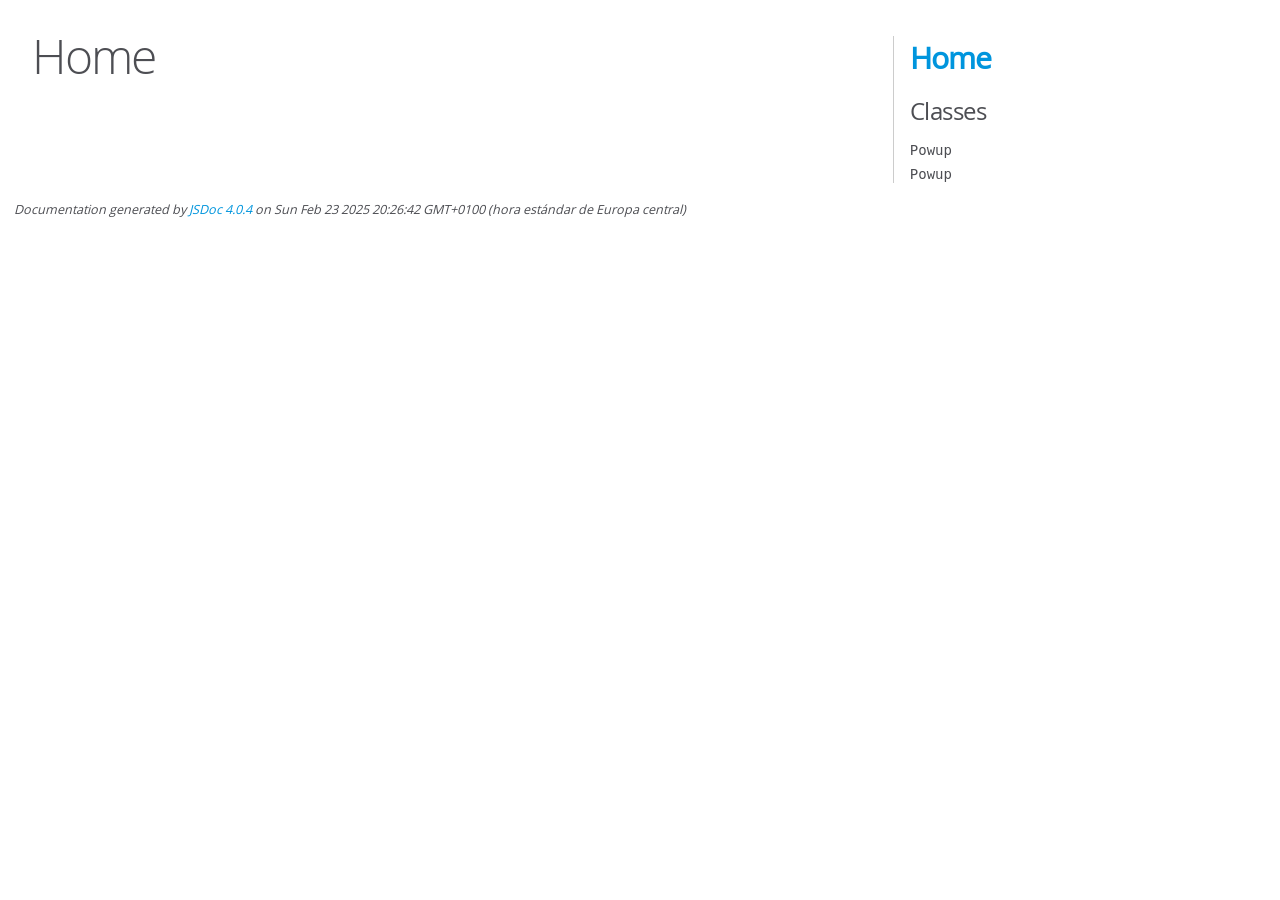
<file: docs/index.html>
<!DOCTYPE html>
<html lang="en">
<head>
    <meta charset="utf-8">
    <title>JSDoc: Home</title>

    <script src="scripts/prettify/prettify.js"> </script>
    <script src="scripts/prettify/lang-css.js"> </script>
    <!--[if lt IE 9]>
      <script src="//html5shiv.googlecode.com/svn/trunk/html5.js"></script>
    <![endif]-->
    <link type="text/css" rel="stylesheet" href="styles/prettify-tomorrow.css">
    <link type="text/css" rel="stylesheet" href="styles/jsdoc-default.css">
</head>

<body>

<div id="main">

    <h1 class="page-title">Home</h1>

    



    


    <h3> </h3>










    









</div>

<nav>
    <h2><a href="index.html">Home</a></h2><h3>Classes</h3><ul><li><a href="Powup.html">Powup</a></li><li><a href="Powup_Powup.html">Powup</a></li></ul>
</nav>

<br class="clear">

<footer>
    Documentation generated by <a href="https://github.com/jsdoc/jsdoc">JSDoc 4.0.4</a> on Sun Feb 23 2025 20:26:42 GMT+0100 (hora estándar de Europa central)
</footer>

<script> prettyPrint(); </script>
<script src="scripts/linenumber.js"> </script>
</body>
</html>
</file>
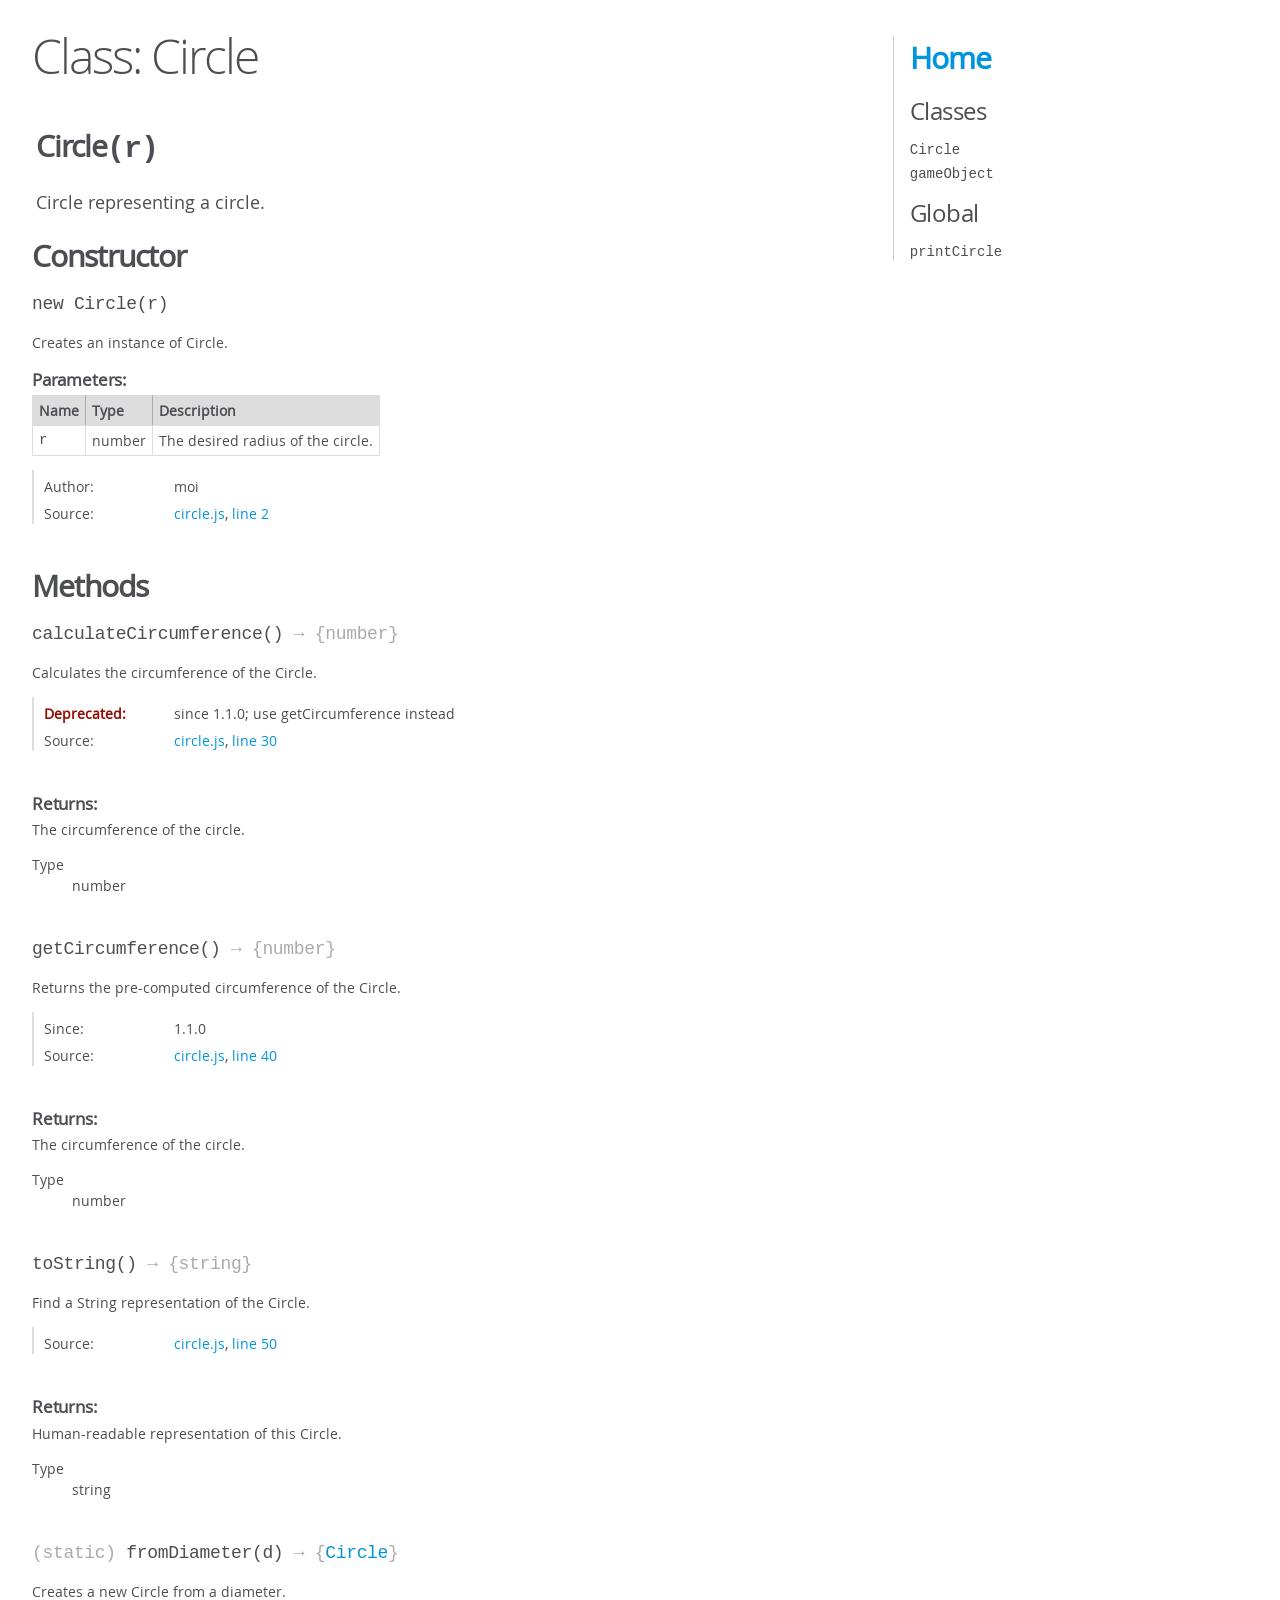
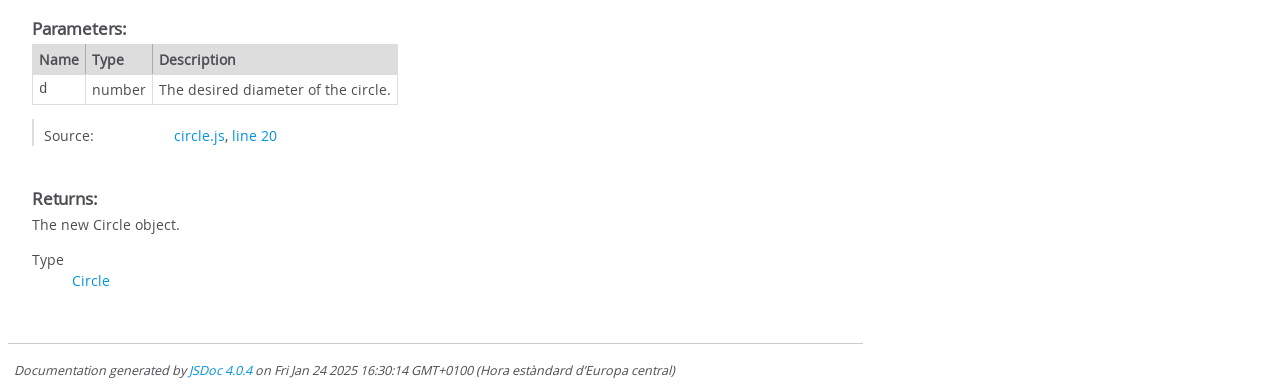
<file: docs/Circle.html>
<!DOCTYPE html>
<html lang="en">
<head>
    <meta charset="utf-8">
    <title>JSDoc: Class: Circle</title>

    <script src="scripts/prettify/prettify.js"> </script>
    <script src="scripts/prettify/lang-css.js"> </script>
    <!--[if lt IE 9]>
      <script src="//html5shiv.googlecode.com/svn/trunk/html5.js"></script>
    <![endif]-->
    <link type="text/css" rel="stylesheet" href="styles/prettify-tomorrow.css">
    <link type="text/css" rel="stylesheet" href="styles/jsdoc-default.css">
</head>

<body>

<div id="main">

    <h1 class="page-title">Class: Circle</h1>

    




<section>

<header>
    
        <h2><span class="attribs"><span class="type-signature"></span></span>Circle<span class="signature">(r)</span><span class="type-signature"></span></h2>
        
            <div class="class-description">Circle representing a circle.</div>
        
    
</header>

<article>
    <div class="container-overview">
    
        

    
    <h2>Constructor</h2>
    

    
    <h4 class="name" id="Circle"><span class="type-signature"></span>new Circle<span class="signature">(r)</span><span class="type-signature"></span></h4>
    

    



<div class="description">
    Creates an instance of Circle.
</div>









    <h5>Parameters:</h5>
    

<table class="params">
    <thead>
    <tr>
        
        <th>Name</th>
        

        <th>Type</th>

        

        

        <th class="last">Description</th>
    </tr>
    </thead>

    <tbody>
    

        <tr>
            
                <td class="name"><code>r</code></td>
            

            <td class="type">
            
                
<span class="param-type">number</span>


            
            </td>

            

            

            <td class="description last">The desired radius of the circle.</td>
        </tr>

    
    </tbody>
</table>






<dl class="details">

    

    

    

    

    

    

    

    

    
    <dt class="tag-author">Author:</dt>
    <dd class="tag-author">
        <ul>
            <li>moi</li>
        </ul>
    </dd>
    

    

    

    

    
    <dt class="tag-source">Source:</dt>
    <dd class="tag-source"><ul class="dummy"><li>
        <a href="circle.js.html">circle.js</a>, <a href="circle.js.html#line2">line 2</a>
    </li></ul></dd>
    

    

    

    
</dl>




















    
    </div>

    

    

    

    

    

    

    

    
        <h3 class="subsection-title">Methods</h3>

        
            

    

    
    <h4 class="name" id="calculateCircumference"><span class="type-signature"></span>calculateCircumference<span class="signature">()</span><span class="type-signature"> &rarr; {number}</span></h4>
    

    



<div class="description">
    Calculates the circumference of the Circle.
</div>













<dl class="details">

    

    

    

    

    

    

    

    
        <dt class="important tag-deprecated">Deprecated:</dt><dd><ul class="dummy"><li>since 1.1.0; use getCircumference instead</li></ul></dd>
    

    

    

    

    

    
    <dt class="tag-source">Source:</dt>
    <dd class="tag-source"><ul class="dummy"><li>
        <a href="circle.js.html">circle.js</a>, <a href="circle.js.html#line30">line 30</a>
    </li></ul></dd>
    

    

    

    
</dl>















<h5>Returns:</h5>

        
<div class="param-desc">
    The circumference of the circle.
</div>



<dl>
    <dt>
        Type
    </dt>
    <dd>
        
<span class="param-type">number</span>


    </dd>
</dl>

    





        
            

    

    
    <h4 class="name" id="getCircumference"><span class="type-signature"></span>getCircumference<span class="signature">()</span><span class="type-signature"> &rarr; {number}</span></h4>
    

    



<div class="description">
    Returns the pre-computed circumference of the Circle.
</div>













<dl class="details">

    

    
    <dt class="tag-since">Since:</dt>
    <dd class="tag-since"><ul class="dummy"><li>1.1.0</li></ul></dd>
    

    

    

    

    

    

    

    

    

    

    

    
    <dt class="tag-source">Source:</dt>
    <dd class="tag-source"><ul class="dummy"><li>
        <a href="circle.js.html">circle.js</a>, <a href="circle.js.html#line40">line 40</a>
    </li></ul></dd>
    

    

    

    
</dl>















<h5>Returns:</h5>

        
<div class="param-desc">
    The circumference of the circle.
</div>



<dl>
    <dt>
        Type
    </dt>
    <dd>
        
<span class="param-type">number</span>


    </dd>
</dl>

    





        
            

    

    
    <h4 class="name" id="toString"><span class="type-signature"></span>toString<span class="signature">()</span><span class="type-signature"> &rarr; {string}</span></h4>
    

    



<div class="description">
    Find a String representation of the Circle.
</div>













<dl class="details">

    

    

    

    

    

    

    

    

    

    

    

    

    
    <dt class="tag-source">Source:</dt>
    <dd class="tag-source"><ul class="dummy"><li>
        <a href="circle.js.html">circle.js</a>, <a href="circle.js.html#line50">line 50</a>
    </li></ul></dd>
    

    

    

    
</dl>















<h5>Returns:</h5>

        
<div class="param-desc">
    Human-readable representation of this Circle.
</div>



<dl>
    <dt>
        Type
    </dt>
    <dd>
        
<span class="param-type">string</span>


    </dd>
</dl>

    





        
            

    

    
    <h4 class="name" id=".fromDiameter"><span class="type-signature">(static) </span>fromDiameter<span class="signature">(d)</span><span class="type-signature"> &rarr; {<a href="Circle.html">Circle</a>}</span></h4>
    

    



<div class="description">
    Creates a new Circle from a diameter.
</div>









    <h5>Parameters:</h5>
    

<table class="params">
    <thead>
    <tr>
        
        <th>Name</th>
        

        <th>Type</th>

        

        

        <th class="last">Description</th>
    </tr>
    </thead>

    <tbody>
    

        <tr>
            
                <td class="name"><code>d</code></td>
            

            <td class="type">
            
                
<span class="param-type">number</span>


            
            </td>

            

            

            <td class="description last">The desired diameter of the circle.</td>
        </tr>

    
    </tbody>
</table>






<dl class="details">

    

    

    

    

    

    

    

    

    

    

    

    

    
    <dt class="tag-source">Source:</dt>
    <dd class="tag-source"><ul class="dummy"><li>
        <a href="circle.js.html">circle.js</a>, <a href="circle.js.html#line20">line 20</a>
    </li></ul></dd>
    

    

    

    
</dl>















<h5>Returns:</h5>

        
<div class="param-desc">
    The new Circle object.
</div>



<dl>
    <dt>
        Type
    </dt>
    <dd>
        
<span class="param-type"><a href="Circle.html">Circle</a></span>


    </dd>
</dl>

    





        
    

    

    
</article>

</section>




</div>

<nav>
    <h2><a href="index.html">Home</a></h2><h3>Classes</h3><ul><li><a href="Circle.html">Circle</a></li><li><a href="gameObject.html">gameObject</a></li></ul><h3>Global</h3><ul><li><a href="global.html#printCircle">printCircle</a></li></ul>
</nav>

<br class="clear">

<footer>
    Documentation generated by <a href="https://github.com/jsdoc/jsdoc">JSDoc 4.0.4</a> on Fri Jan 24 2025 16:30:14 GMT+0100 (Hora estàndard d’Europa central)
</footer>

<script> prettyPrint(); </script>
<script src="scripts/linenumber.js"> </script>
</body>
</html>
</file>
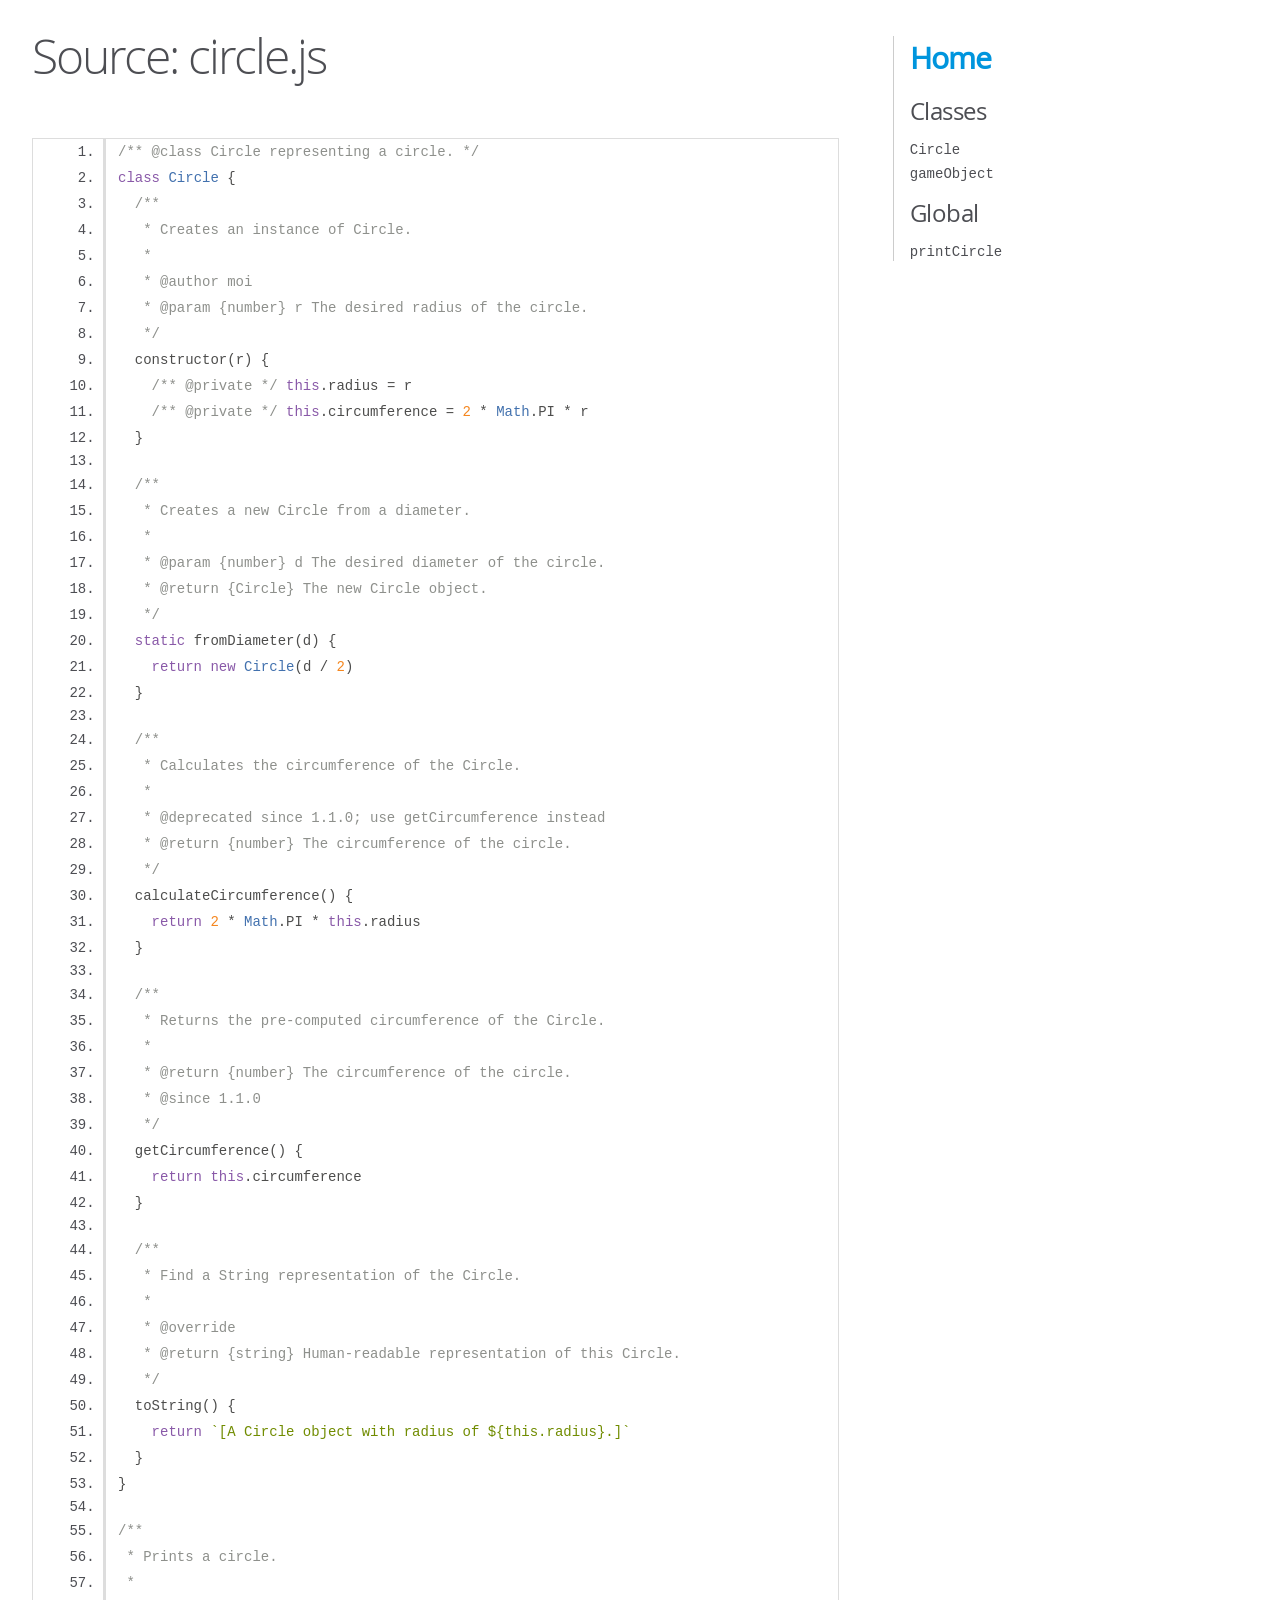
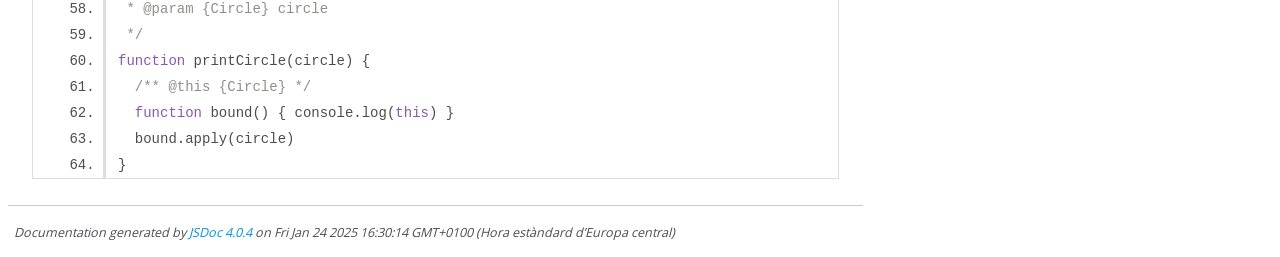
<file: docs/circle.js.html>
<!DOCTYPE html>
<html lang="en">
<head>
    <meta charset="utf-8">
    <title>JSDoc: Source: circle.js</title>

    <script src="scripts/prettify/prettify.js"> </script>
    <script src="scripts/prettify/lang-css.js"> </script>
    <!--[if lt IE 9]>
      <script src="//html5shiv.googlecode.com/svn/trunk/html5.js"></script>
    <![endif]-->
    <link type="text/css" rel="stylesheet" href="styles/prettify-tomorrow.css">
    <link type="text/css" rel="stylesheet" href="styles/jsdoc-default.css">
</head>

<body>

<div id="main">

    <h1 class="page-title">Source: circle.js</h1>

    



    
    <section>
        <article>
            <pre class="prettyprint source linenums"><code>/** @class Circle representing a circle. */
class Circle {
  /**
   * Creates an instance of Circle.
   *
   * @author moi
   * @param {number} r The desired radius of the circle.
   */
  constructor(r) {
    /** @private */ this.radius = r
    /** @private */ this.circumference = 2 * Math.PI * r
  }

  /**
   * Creates a new Circle from a diameter.
   *
   * @param {number} d The desired diameter of the circle.
   * @return {Circle} The new Circle object.
   */
  static fromDiameter(d) {
    return new Circle(d / 2)
  }

  /**
   * Calculates the circumference of the Circle.
   *
   * @deprecated since 1.1.0; use getCircumference instead
   * @return {number} The circumference of the circle.
   */
  calculateCircumference() {
    return 2 * Math.PI * this.radius
  }

  /**
   * Returns the pre-computed circumference of the Circle.
   *
   * @return {number} The circumference of the circle.
   * @since 1.1.0
   */
  getCircumference() {
    return this.circumference
  }

  /**
   * Find a String representation of the Circle.
   *
   * @override
   * @return {string} Human-readable representation of this Circle.
   */
  toString() {
    return `[A Circle object with radius of ${this.radius}.]`
  }
}

/**
 * Prints a circle.
 *
 * @param {Circle} circle
 */
function printCircle(circle) {
  /** @this {Circle} */
  function bound() { console.log(this) }
  bound.apply(circle)
}
</code></pre>
        </article>
    </section>




</div>

<nav>
    <h2><a href="index.html">Home</a></h2><h3>Classes</h3><ul><li><a href="Circle.html">Circle</a></li><li><a href="gameObject.html">gameObject</a></li></ul><h3>Global</h3><ul><li><a href="global.html#printCircle">printCircle</a></li></ul>
</nav>

<br class="clear">

<footer>
    Documentation generated by <a href="https://github.com/jsdoc/jsdoc">JSDoc 4.0.4</a> on Fri Jan 24 2025 16:30:14 GMT+0100 (Hora estàndard d’Europa central)
</footer>

<script> prettyPrint(); </script>
<script src="scripts/linenumber.js"> </script>
</body>
</html>
</file>
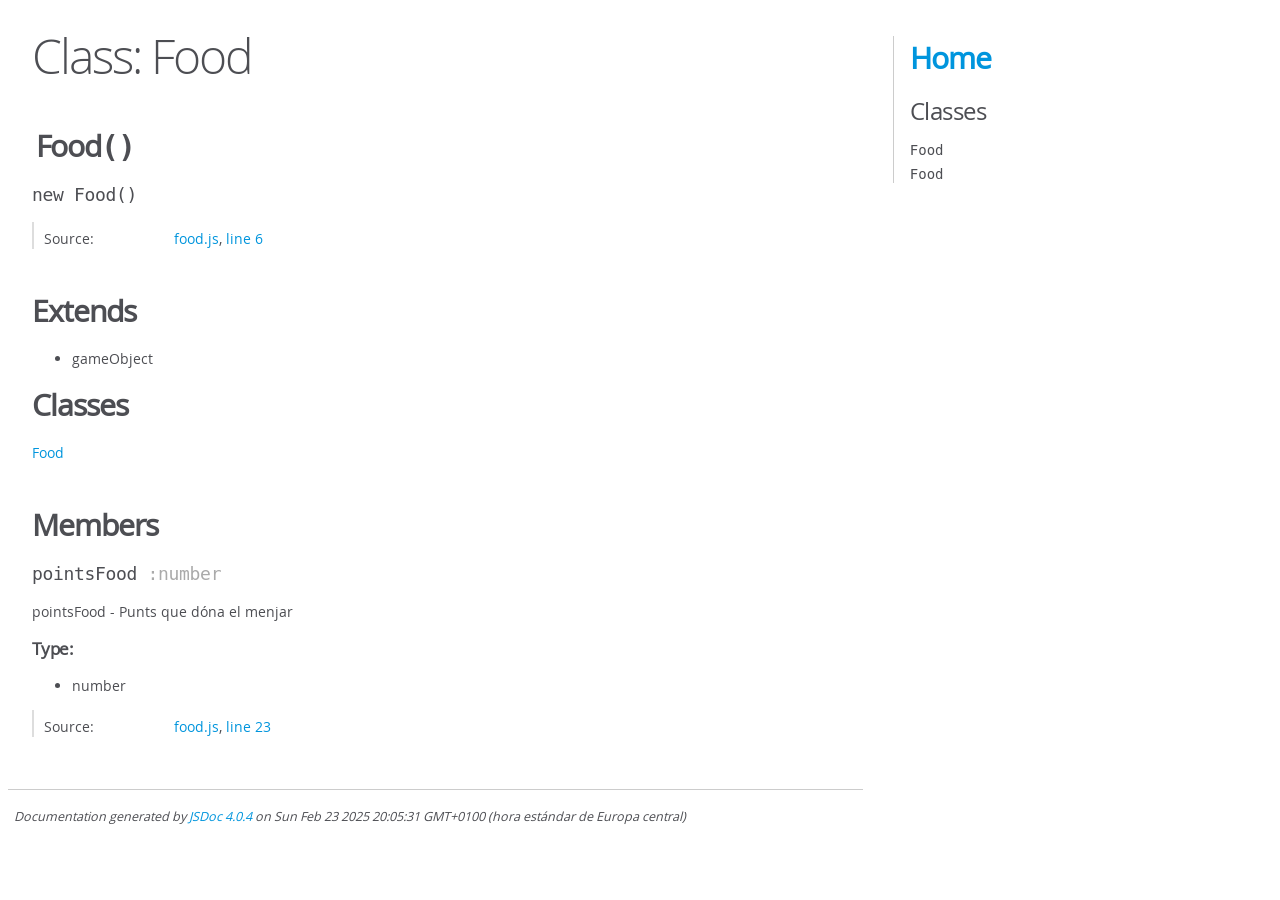
<file: docs/Food.html>
<!DOCTYPE html>
<html lang="en">
<head>
    <meta charset="utf-8">
    <title>JSDoc: Class: Food</title>

    <script src="scripts/prettify/prettify.js"> </script>
    <script src="scripts/prettify/lang-css.js"> </script>
    <!--[if lt IE 9]>
      <script src="//html5shiv.googlecode.com/svn/trunk/html5.js"></script>
    <![endif]-->
    <link type="text/css" rel="stylesheet" href="styles/prettify-tomorrow.css">
    <link type="text/css" rel="stylesheet" href="styles/jsdoc-default.css">
</head>

<body>

<div id="main">

    <h1 class="page-title">Class: Food</h1>

    




<section>

<header>
    
        <h2><span class="attribs"><span class="type-signature"></span></span>Food<span class="signature">()</span><span class="type-signature"></span></h2>
        
    
</header>

<article>
    <div class="container-overview">
    
        

    

    
    <h4 class="name" id="Food"><span class="type-signature"></span>new Food<span class="signature">()</span><span class="type-signature"></span></h4>
    

    















<dl class="details">

    

    

    

    

    

    

    

    

    

    

    

    

    
    <dt class="tag-source">Source:</dt>
    <dd class="tag-source"><ul class="dummy"><li>
        <a href="food.js.html">food.js</a>, <a href="food.js.html#line6">line 6</a>
    </li></ul></dd>
    

    

    

    
</dl>




















    
    </div>

    
        <h3 class="subsection-title">Extends</h3>

        


    <ul>
        <li>gameObject</li>
    </ul>


    

    

    
        <h3 class="subsection-title">Classes</h3>

        <dl>
            <dt><a href="Food_Food.html">Food</a></dt>
            <dd></dd>
        </dl>
    

    

    

    

    
        <h3 class="subsection-title">Members</h3>

        
            
<h4 class="name" id="pointsFood"><span class="type-signature"></span>pointsFood<span class="type-signature"> :number</span></h4>




<div class="description">
    pointsFood - Punts que dóna el menjar
</div>



    <h5>Type:</h5>
    <ul>
        <li>
            
<span class="param-type">number</span>


        </li>
    </ul>





<dl class="details">

    

    

    

    

    

    

    

    

    

    

    

    

    
    <dt class="tag-source">Source:</dt>
    <dd class="tag-source"><ul class="dummy"><li>
        <a href="food.js.html">food.js</a>, <a href="food.js.html#line23">line 23</a>
    </li></ul></dd>
    

    

    

    
</dl>






        
    

    

    

    
</article>

</section>




</div>

<nav>
    <h2><a href="index.html">Home</a></h2><h3>Classes</h3><ul><li><a href="Food.html">Food</a></li><li><a href="Food_Food.html">Food</a></li></ul>
</nav>

<br class="clear">

<footer>
    Documentation generated by <a href="https://github.com/jsdoc/jsdoc">JSDoc 4.0.4</a> on Sun Feb 23 2025 20:05:31 GMT+0100 (hora estándar de Europa central)
</footer>

<script> prettyPrint(); </script>
<script src="scripts/linenumber.js"> </script>
</body>
</html>
</file>
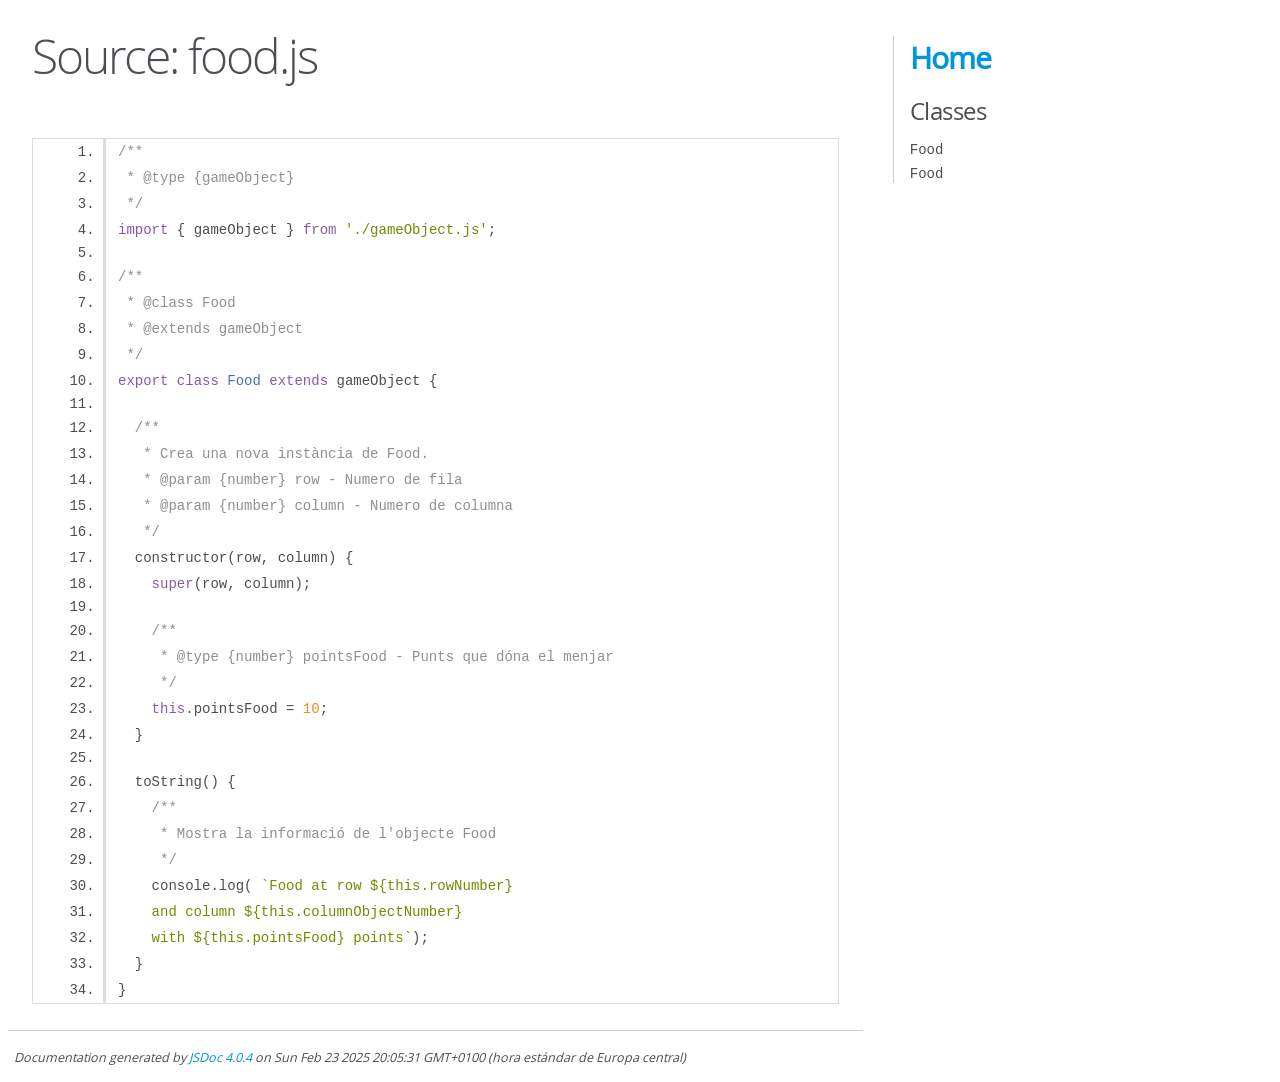
<file: docs/food.js.html>
<!DOCTYPE html>
<html lang="en">
<head>
    <meta charset="utf-8">
    <title>JSDoc: Source: food.js</title>

    <script src="scripts/prettify/prettify.js"> </script>
    <script src="scripts/prettify/lang-css.js"> </script>
    <!--[if lt IE 9]>
      <script src="//html5shiv.googlecode.com/svn/trunk/html5.js"></script>
    <![endif]-->
    <link type="text/css" rel="stylesheet" href="styles/prettify-tomorrow.css">
    <link type="text/css" rel="stylesheet" href="styles/jsdoc-default.css">
</head>

<body>

<div id="main">

    <h1 class="page-title">Source: food.js</h1>

    



    
    <section>
        <article>
            <pre class="prettyprint source linenums"><code>/**
 * @type {gameObject}
 */
import { gameObject } from './gameObject.js';

/**
 * @class Food
 * @extends gameObject
 */
export class Food extends gameObject {

  /**
   * Crea una nova instància de Food.
   * @param {number} row - Numero de fila
   * @param {number} column - Numero de columna
   */
  constructor(row, column) {
    super(row, column);

    /**
     * @type {number} pointsFood - Punts que dóna el menjar
     */
    this.pointsFood = 10;
  }

  toString() {
    /**
     * Mostra la informació de l'objecte Food
     */
    console.log( `Food at row ${this.rowNumber}
    and column ${this.columnObjectNumber}
    with ${this.pointsFood} points`);
  }
}
</code></pre>
        </article>
    </section>




</div>

<nav>
    <h2><a href="index.html">Home</a></h2><h3>Classes</h3><ul><li><a href="Food.html">Food</a></li><li><a href="Food_Food.html">Food</a></li></ul>
</nav>

<br class="clear">

<footer>
    Documentation generated by <a href="https://github.com/jsdoc/jsdoc">JSDoc 4.0.4</a> on Sun Feb 23 2025 20:05:31 GMT+0100 (hora estándar de Europa central)
</footer>

<script> prettyPrint(); </script>
<script src="scripts/linenumber.js"> </script>
</body>
</html>
</file>
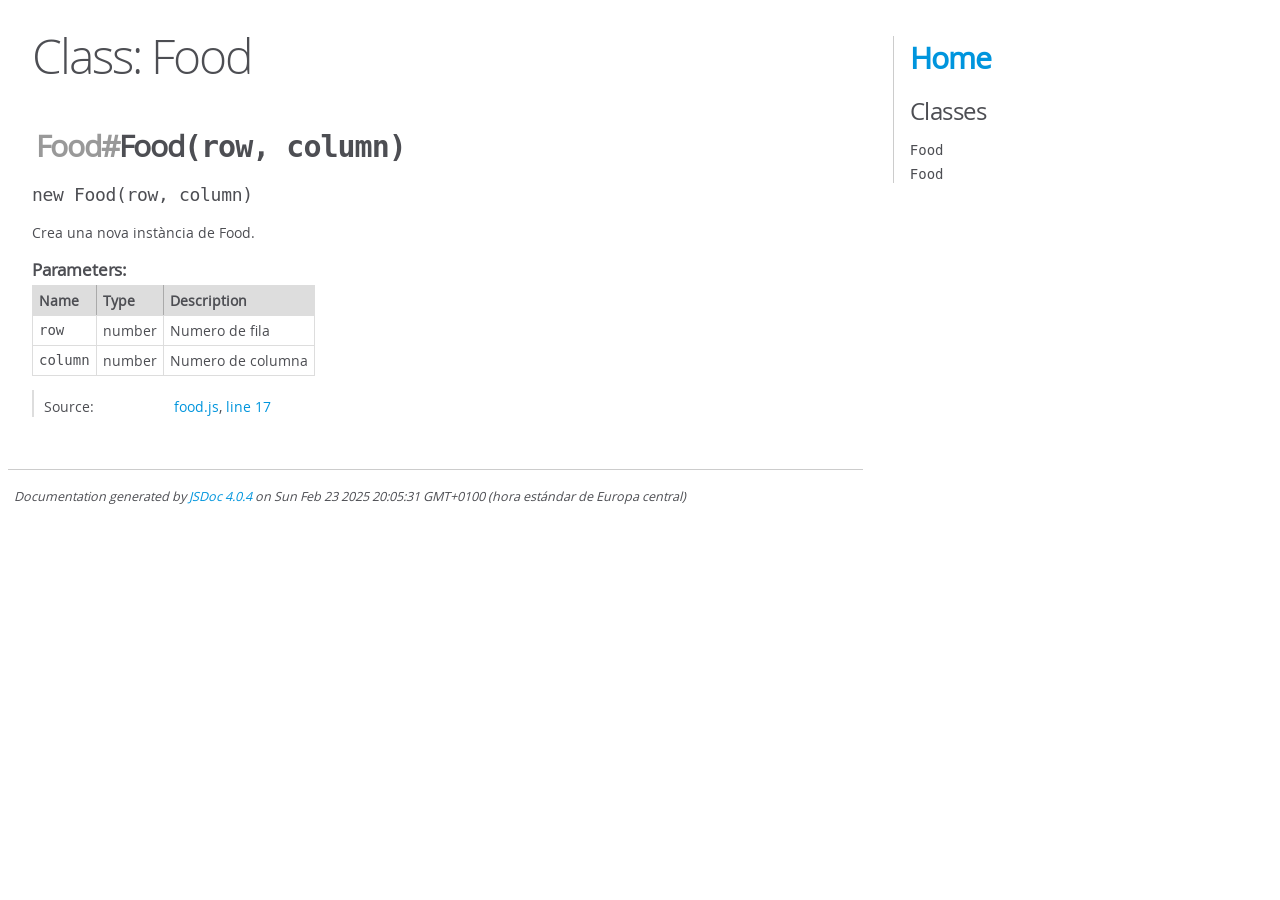
<file: docs/Food_Food.html>
<!DOCTYPE html>
<html lang="en">
<head>
    <meta charset="utf-8">
    <title>JSDoc: Class: Food</title>

    <script src="scripts/prettify/prettify.js"> </script>
    <script src="scripts/prettify/lang-css.js"> </script>
    <!--[if lt IE 9]>
      <script src="//html5shiv.googlecode.com/svn/trunk/html5.js"></script>
    <![endif]-->
    <link type="text/css" rel="stylesheet" href="styles/prettify-tomorrow.css">
    <link type="text/css" rel="stylesheet" href="styles/jsdoc-default.css">
</head>

<body>

<div id="main">

    <h1 class="page-title">Class: Food</h1>

    




<section>

<header>
    
        <h2><span class="attribs"><span class="type-signature"></span></span>
            <span class="ancestors"><a href="Food.html">Food</a>#</span>Food<span class="signature">(row, column)</span><span class="type-signature"></span></h2>
        
    
</header>

<article>
    <div class="container-overview">
    
        

    

    
    <h4 class="name" id="Food"><span class="type-signature"></span>new Food<span class="signature">(row, column)</span><span class="type-signature"></span></h4>
    

    



<div class="description">
    Crea una nova instància de Food.
</div>









    <h5>Parameters:</h5>
    

<table class="params">
    <thead>
    <tr>
        
        <th>Name</th>
        

        <th>Type</th>

        

        

        <th class="last">Description</th>
    </tr>
    </thead>

    <tbody>
    

        <tr>
            
                <td class="name"><code>row</code></td>
            

            <td class="type">
            
                
<span class="param-type">number</span>


            
            </td>

            

            

            <td class="description last">Numero de fila</td>
        </tr>

    

        <tr>
            
                <td class="name"><code>column</code></td>
            

            <td class="type">
            
                
<span class="param-type">number</span>


            
            </td>

            

            

            <td class="description last">Numero de columna</td>
        </tr>

    
    </tbody>
</table>






<dl class="details">

    

    

    

    

    

    

    

    

    

    

    

    

    
    <dt class="tag-source">Source:</dt>
    <dd class="tag-source"><ul class="dummy"><li>
        <a href="food.js.html">food.js</a>, <a href="food.js.html#line17">line 17</a>
    </li></ul></dd>
    

    

    

    
</dl>




















    
    </div>

    

    

    

    

    

    

    

    

    

    
</article>

</section>




</div>

<nav>
    <h2><a href="index.html">Home</a></h2><h3>Classes</h3><ul><li><a href="Food.html">Food</a></li><li><a href="Food_Food.html">Food</a></li></ul>
</nav>

<br class="clear">

<footer>
    Documentation generated by <a href="https://github.com/jsdoc/jsdoc">JSDoc 4.0.4</a> on Sun Feb 23 2025 20:05:31 GMT+0100 (hora estándar de Europa central)
</footer>

<script> prettyPrint(); </script>
<script src="scripts/linenumber.js"> </script>
</body>
</html>
</file>
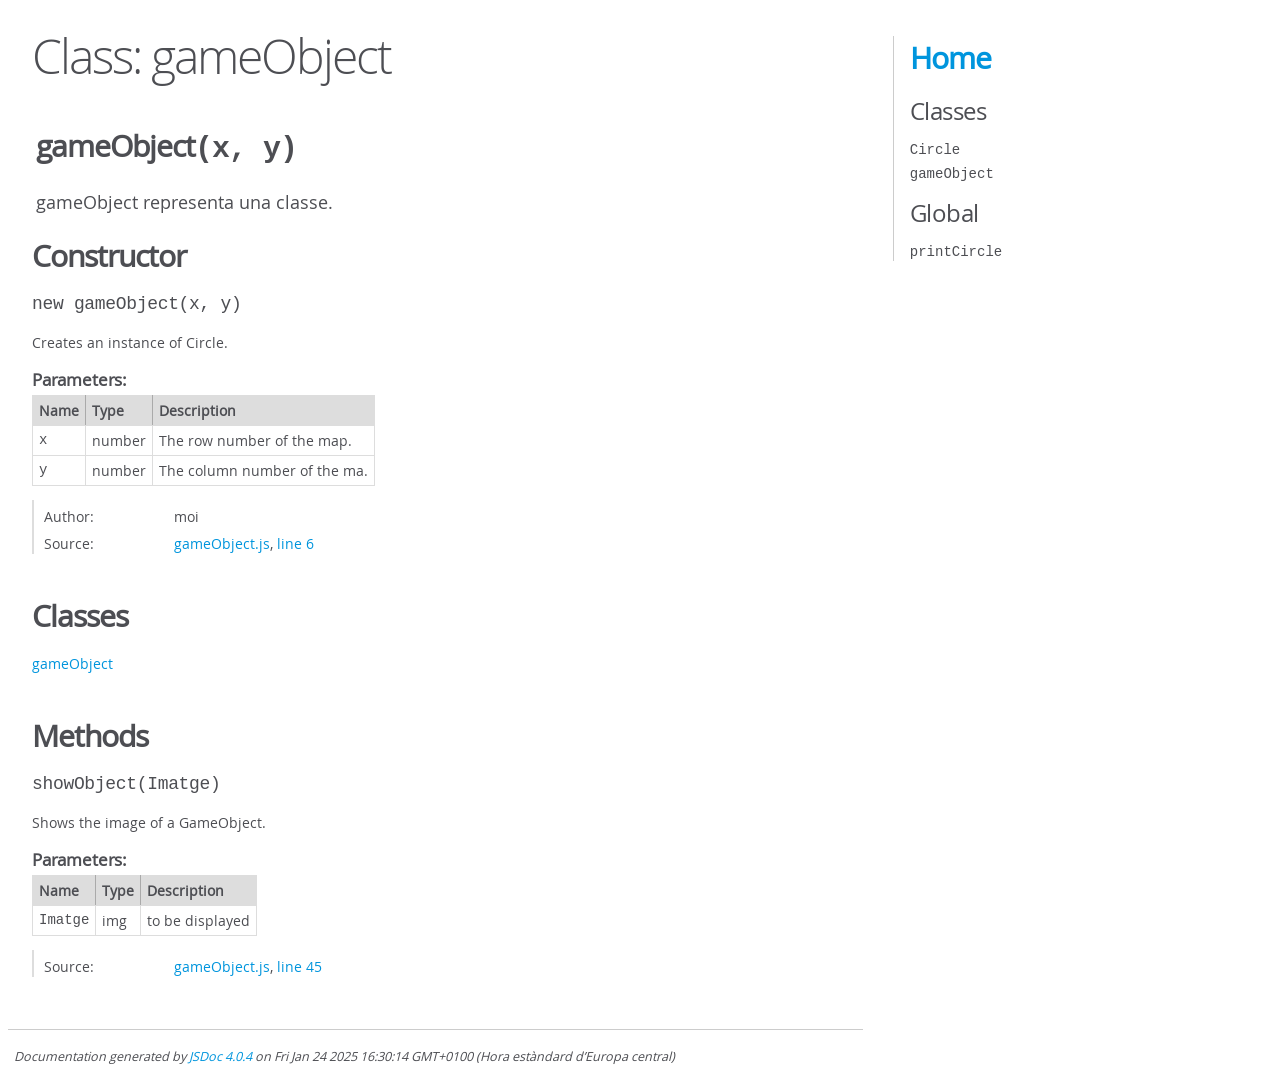
<file: docs/gameObject.html>
<!DOCTYPE html>
<html lang="en">
<head>
    <meta charset="utf-8">
    <title>JSDoc: Class: gameObject</title>

    <script src="scripts/prettify/prettify.js"> </script>
    <script src="scripts/prettify/lang-css.js"> </script>
    <!--[if lt IE 9]>
      <script src="//html5shiv.googlecode.com/svn/trunk/html5.js"></script>
    <![endif]-->
    <link type="text/css" rel="stylesheet" href="styles/prettify-tomorrow.css">
    <link type="text/css" rel="stylesheet" href="styles/jsdoc-default.css">
</head>

<body>

<div id="main">

    <h1 class="page-title">Class: gameObject</h1>

    




<section>

<header>
    
        <h2><span class="attribs"><span class="type-signature"></span></span>gameObject<span class="signature">(x, y)</span><span class="type-signature"></span></h2>
        
            <div class="class-description">gameObject representa una classe.</div>
        
    
</header>

<article>
    <div class="container-overview">
    
        

    
    <h2>Constructor</h2>
    

    
    <h4 class="name" id="gameObject"><span class="type-signature"></span>new gameObject<span class="signature">(x, y)</span><span class="type-signature"></span></h4>
    

    



<div class="description">
    Creates an instance of Circle.
</div>









    <h5>Parameters:</h5>
    

<table class="params">
    <thead>
    <tr>
        
        <th>Name</th>
        

        <th>Type</th>

        

        

        <th class="last">Description</th>
    </tr>
    </thead>

    <tbody>
    

        <tr>
            
                <td class="name"><code>x</code></td>
            

            <td class="type">
            
                
<span class="param-type">number</span>


            
            </td>

            

            

            <td class="description last">The row number of the map.</td>
        </tr>

    

        <tr>
            
                <td class="name"><code>y</code></td>
            

            <td class="type">
            
                
<span class="param-type">number</span>


            
            </td>

            

            

            <td class="description last">The column number of the ma.</td>
        </tr>

    
    </tbody>
</table>






<dl class="details">

    

    

    

    

    

    

    

    

    
    <dt class="tag-author">Author:</dt>
    <dd class="tag-author">
        <ul>
            <li>moi</li>
        </ul>
    </dd>
    

    

    

    

    
    <dt class="tag-source">Source:</dt>
    <dd class="tag-source"><ul class="dummy"><li>
        <a href="gameObject.js.html">gameObject.js</a>, <a href="gameObject.js.html#line6">line 6</a>
    </li></ul></dd>
    

    

    

    
</dl>




















    
    </div>

    

    

    
        <h3 class="subsection-title">Classes</h3>

        <dl>
            <dt><a href="gameObject.html">gameObject</a></dt>
            <dd></dd>
        </dl>
    

    

    

    

    

    
        <h3 class="subsection-title">Methods</h3>

        
            

    

    
    <h4 class="name" id="showObject"><span class="type-signature"></span>showObject<span class="signature">(Imatge)</span><span class="type-signature"></span></h4>
    

    



<div class="description">
    Shows the image of a GameObject.
</div>









    <h5>Parameters:</h5>
    

<table class="params">
    <thead>
    <tr>
        
        <th>Name</th>
        

        <th>Type</th>

        

        

        <th class="last">Description</th>
    </tr>
    </thead>

    <tbody>
    

        <tr>
            
                <td class="name"><code>Imatge</code></td>
            

            <td class="type">
            
                
<span class="param-type">img</span>


            
            </td>

            

            

            <td class="description last">to be displayed</td>
        </tr>

    
    </tbody>
</table>






<dl class="details">

    

    

    

    

    

    

    

    

    

    

    

    

    
    <dt class="tag-source">Source:</dt>
    <dd class="tag-source"><ul class="dummy"><li>
        <a href="gameObject.js.html">gameObject.js</a>, <a href="gameObject.js.html#line45">line 45</a>
    </li></ul></dd>
    

    

    

    
</dl>




















        
    

    

    
</article>

</section>




</div>

<nav>
    <h2><a href="index.html">Home</a></h2><h3>Classes</h3><ul><li><a href="Circle.html">Circle</a></li><li><a href="gameObject.html">gameObject</a></li></ul><h3>Global</h3><ul><li><a href="global.html#printCircle">printCircle</a></li></ul>
</nav>

<br class="clear">

<footer>
    Documentation generated by <a href="https://github.com/jsdoc/jsdoc">JSDoc 4.0.4</a> on Fri Jan 24 2025 16:30:14 GMT+0100 (Hora estàndard d’Europa central)
</footer>

<script> prettyPrint(); </script>
<script src="scripts/linenumber.js"> </script>
</body>
</html>
</file>
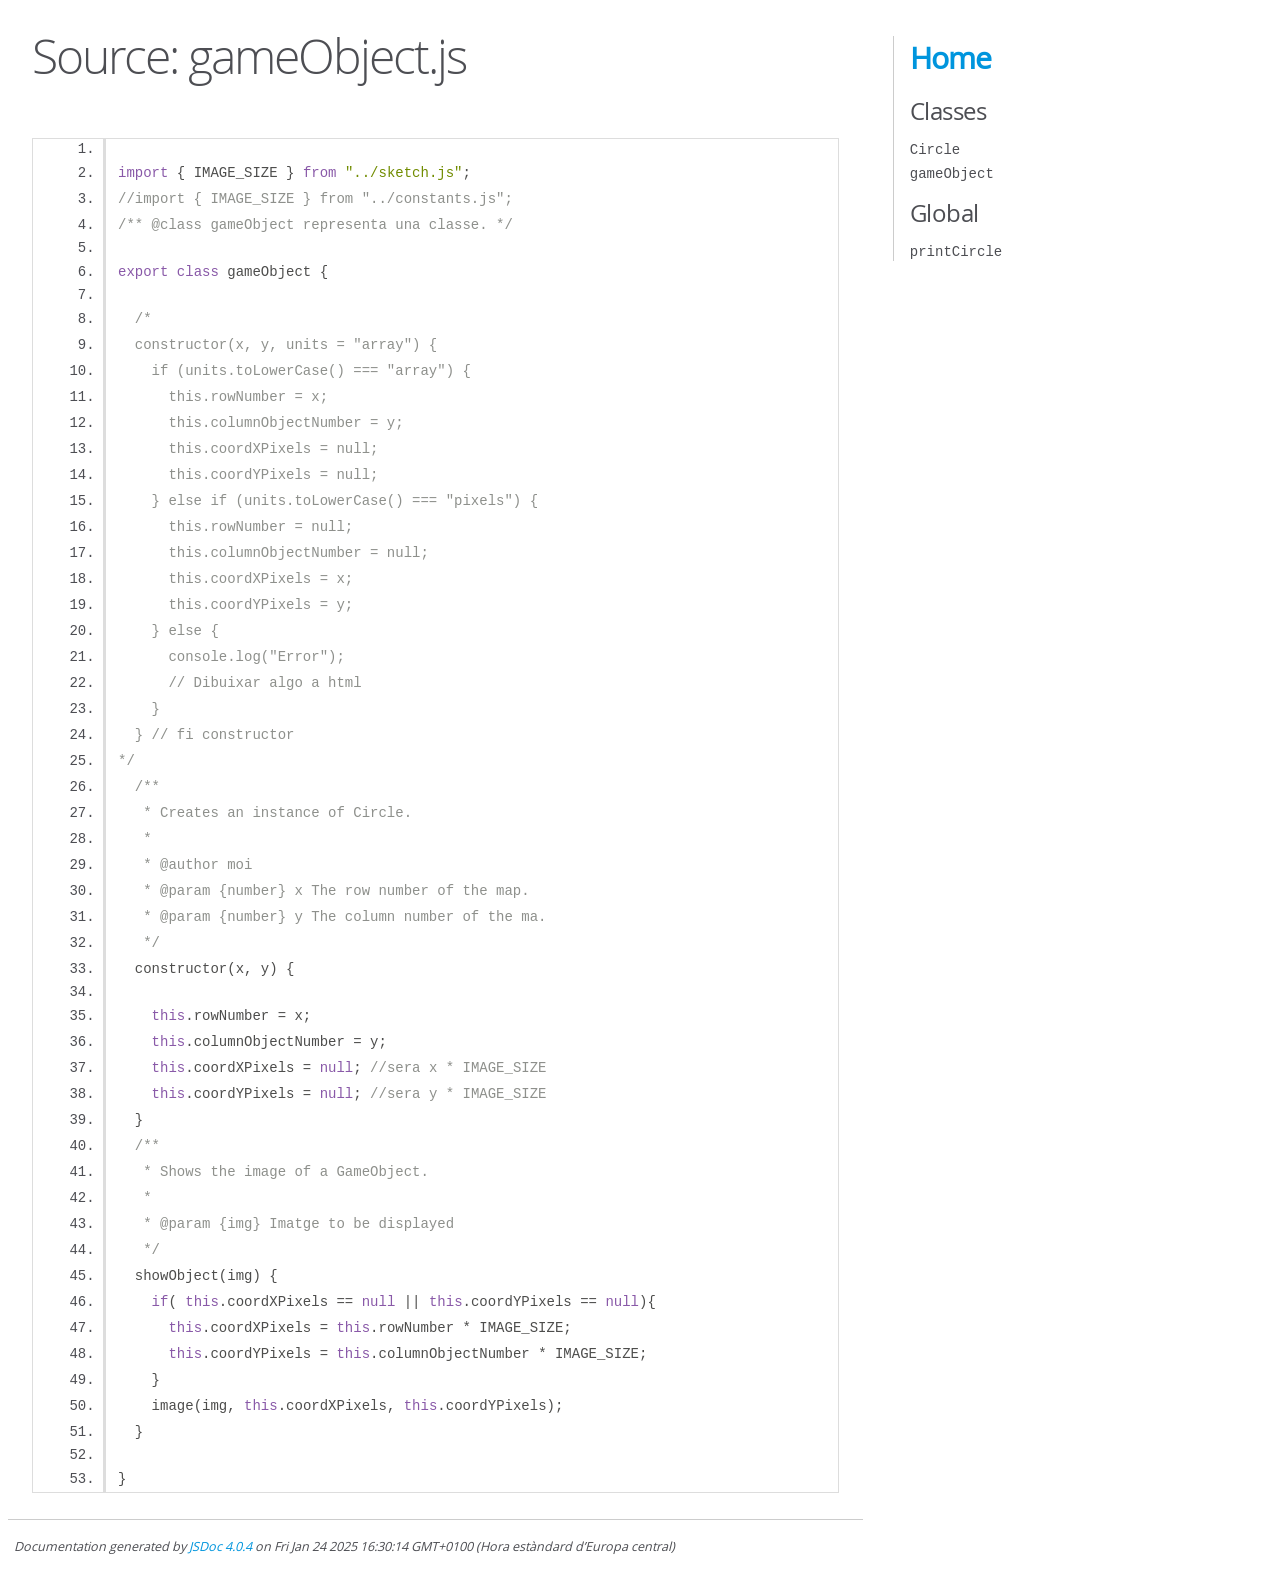
<file: docs/gameObject.js.html>
<!DOCTYPE html>
<html lang="en">
<head>
    <meta charset="utf-8">
    <title>JSDoc: Source: gameObject.js</title>

    <script src="scripts/prettify/prettify.js"> </script>
    <script src="scripts/prettify/lang-css.js"> </script>
    <!--[if lt IE 9]>
      <script src="//html5shiv.googlecode.com/svn/trunk/html5.js"></script>
    <![endif]-->
    <link type="text/css" rel="stylesheet" href="styles/prettify-tomorrow.css">
    <link type="text/css" rel="stylesheet" href="styles/jsdoc-default.css">
</head>

<body>

<div id="main">

    <h1 class="page-title">Source: gameObject.js</h1>

    



    
    <section>
        <article>
            <pre class="prettyprint source linenums"><code>
import { IMAGE_SIZE } from "../sketch.js";
//import { IMAGE_SIZE } from "../constants.js";
/** @class gameObject representa una classe. */

export class gameObject {

  /*
  constructor(x, y, units = "array") {
    if (units.toLowerCase() === "array") {
      this.rowNumber = x;
      this.columnObjectNumber = y;
      this.coordXPixels = null;
      this.coordYPixels = null;
    } else if (units.toLowerCase() === "pixels") {
      this.rowNumber = null;
      this.columnObjectNumber = null;
      this.coordXPixels = x;
      this.coordYPixels = y;
    } else {
      console.log("Error");
      // Dibuixar algo a html
    }
  } // fi constructor
*/
  /**
   * Creates an instance of Circle.
   *
   * @author moi
   * @param {number} x The row number of the map.
   * @param {number} y The column number of the ma.
   */
  constructor(x, y) {

    this.rowNumber = x;
    this.columnObjectNumber = y;
    this.coordXPixels = null; //sera x * IMAGE_SIZE
    this.coordYPixels = null; //sera y * IMAGE_SIZE
  }
  /**
   * Shows the image of a GameObject.
   *
   * @param {img} Imatge to be displayed
   */
  showObject(img) {
    if( this.coordXPixels == null || this.coordYPixels == null){
      this.coordXPixels = this.rowNumber * IMAGE_SIZE;
      this.coordYPixels = this.columnObjectNumber * IMAGE_SIZE;
    }
    image(img, this.coordXPixels, this.coordYPixels);
  }

}
</code></pre>
        </article>
    </section>




</div>

<nav>
    <h2><a href="index.html">Home</a></h2><h3>Classes</h3><ul><li><a href="Circle.html">Circle</a></li><li><a href="gameObject.html">gameObject</a></li></ul><h3>Global</h3><ul><li><a href="global.html#printCircle">printCircle</a></li></ul>
</nav>

<br class="clear">

<footer>
    Documentation generated by <a href="https://github.com/jsdoc/jsdoc">JSDoc 4.0.4</a> on Fri Jan 24 2025 16:30:14 GMT+0100 (Hora estàndard d’Europa central)
</footer>

<script> prettyPrint(); </script>
<script src="scripts/linenumber.js"> </script>
</body>
</html>
</file>
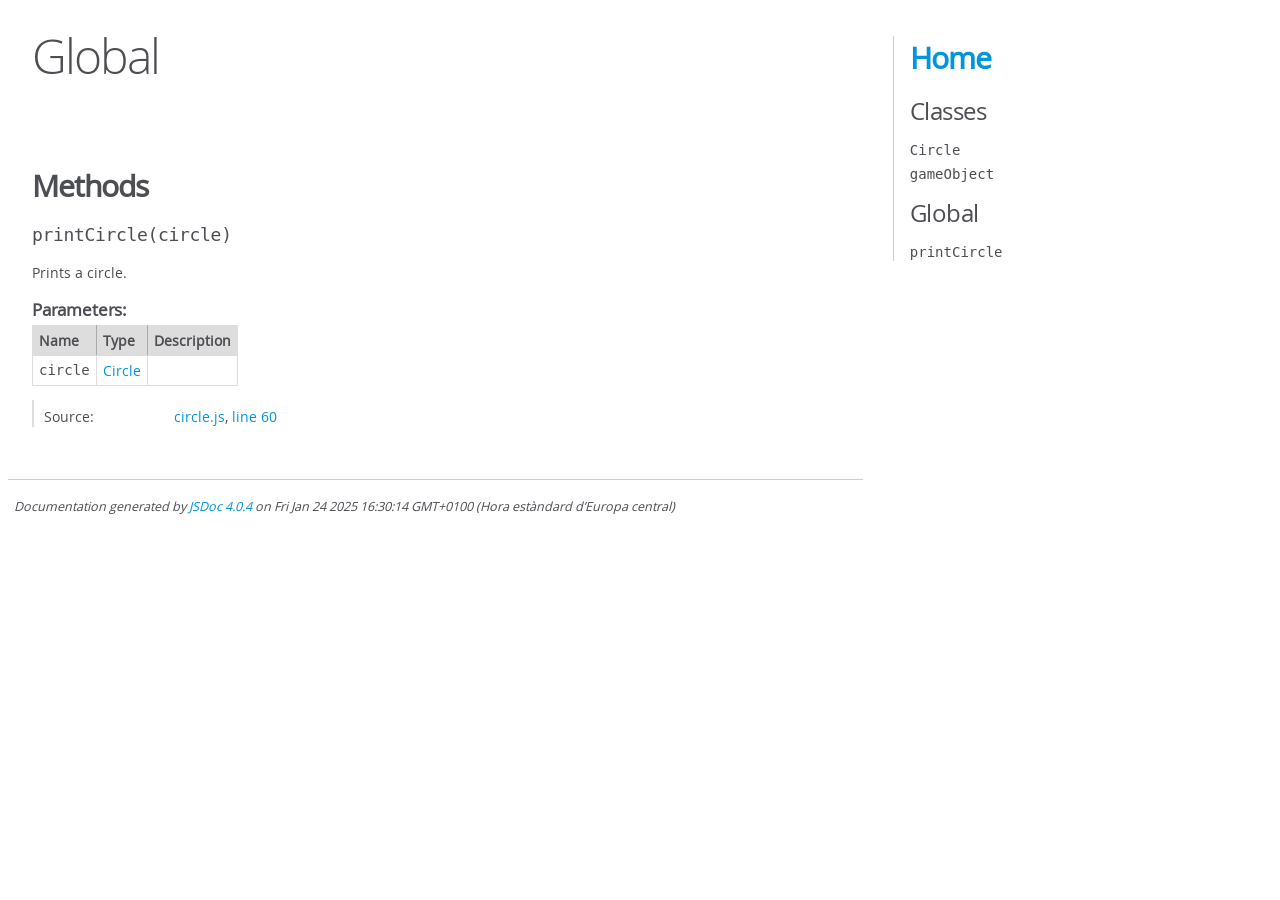
<file: docs/global.html>
<!DOCTYPE html>
<html lang="en">
<head>
    <meta charset="utf-8">
    <title>JSDoc: Global</title>

    <script src="scripts/prettify/prettify.js"> </script>
    <script src="scripts/prettify/lang-css.js"> </script>
    <!--[if lt IE 9]>
      <script src="//html5shiv.googlecode.com/svn/trunk/html5.js"></script>
    <![endif]-->
    <link type="text/css" rel="stylesheet" href="styles/prettify-tomorrow.css">
    <link type="text/css" rel="stylesheet" href="styles/jsdoc-default.css">
</head>

<body>

<div id="main">

    <h1 class="page-title">Global</h1>

    




<section>

<header>
    
        <h2></h2>
        
    
</header>

<article>
    <div class="container-overview">
    
        

        


<dl class="details">

    

    

    

    

    

    

    

    

    

    

    

    

    

    

    

    
</dl>


        
    
    </div>

    

    

    

    

    

    

    

    
        <h3 class="subsection-title">Methods</h3>

        
            

    

    
    <h4 class="name" id="printCircle"><span class="type-signature"></span>printCircle<span class="signature">(circle)</span><span class="type-signature"></span></h4>
    

    



<div class="description">
    Prints a circle.
</div>









    <h5>Parameters:</h5>
    

<table class="params">
    <thead>
    <tr>
        
        <th>Name</th>
        

        <th>Type</th>

        

        

        <th class="last">Description</th>
    </tr>
    </thead>

    <tbody>
    

        <tr>
            
                <td class="name"><code>circle</code></td>
            

            <td class="type">
            
                
<span class="param-type"><a href="Circle.html">Circle</a></span>


            
            </td>

            

            

            <td class="description last"></td>
        </tr>

    
    </tbody>
</table>






<dl class="details">

    

    

    

    

    

    

    

    

    

    

    

    

    
    <dt class="tag-source">Source:</dt>
    <dd class="tag-source"><ul class="dummy"><li>
        <a href="circle.js.html">circle.js</a>, <a href="circle.js.html#line60">line 60</a>
    </li></ul></dd>
    

    

    

    
</dl>




















        
    

    

    
</article>

</section>




</div>

<nav>
    <h2><a href="index.html">Home</a></h2><h3>Classes</h3><ul><li><a href="Circle.html">Circle</a></li><li><a href="gameObject.html">gameObject</a></li></ul><h3>Global</h3><ul><li><a href="global.html#printCircle">printCircle</a></li></ul>
</nav>

<br class="clear">

<footer>
    Documentation generated by <a href="https://github.com/jsdoc/jsdoc">JSDoc 4.0.4</a> on Fri Jan 24 2025 16:30:14 GMT+0100 (Hora estàndard d’Europa central)
</footer>

<script> prettyPrint(); </script>
<script src="scripts/linenumber.js"> </script>
</body>
</html>
</file>
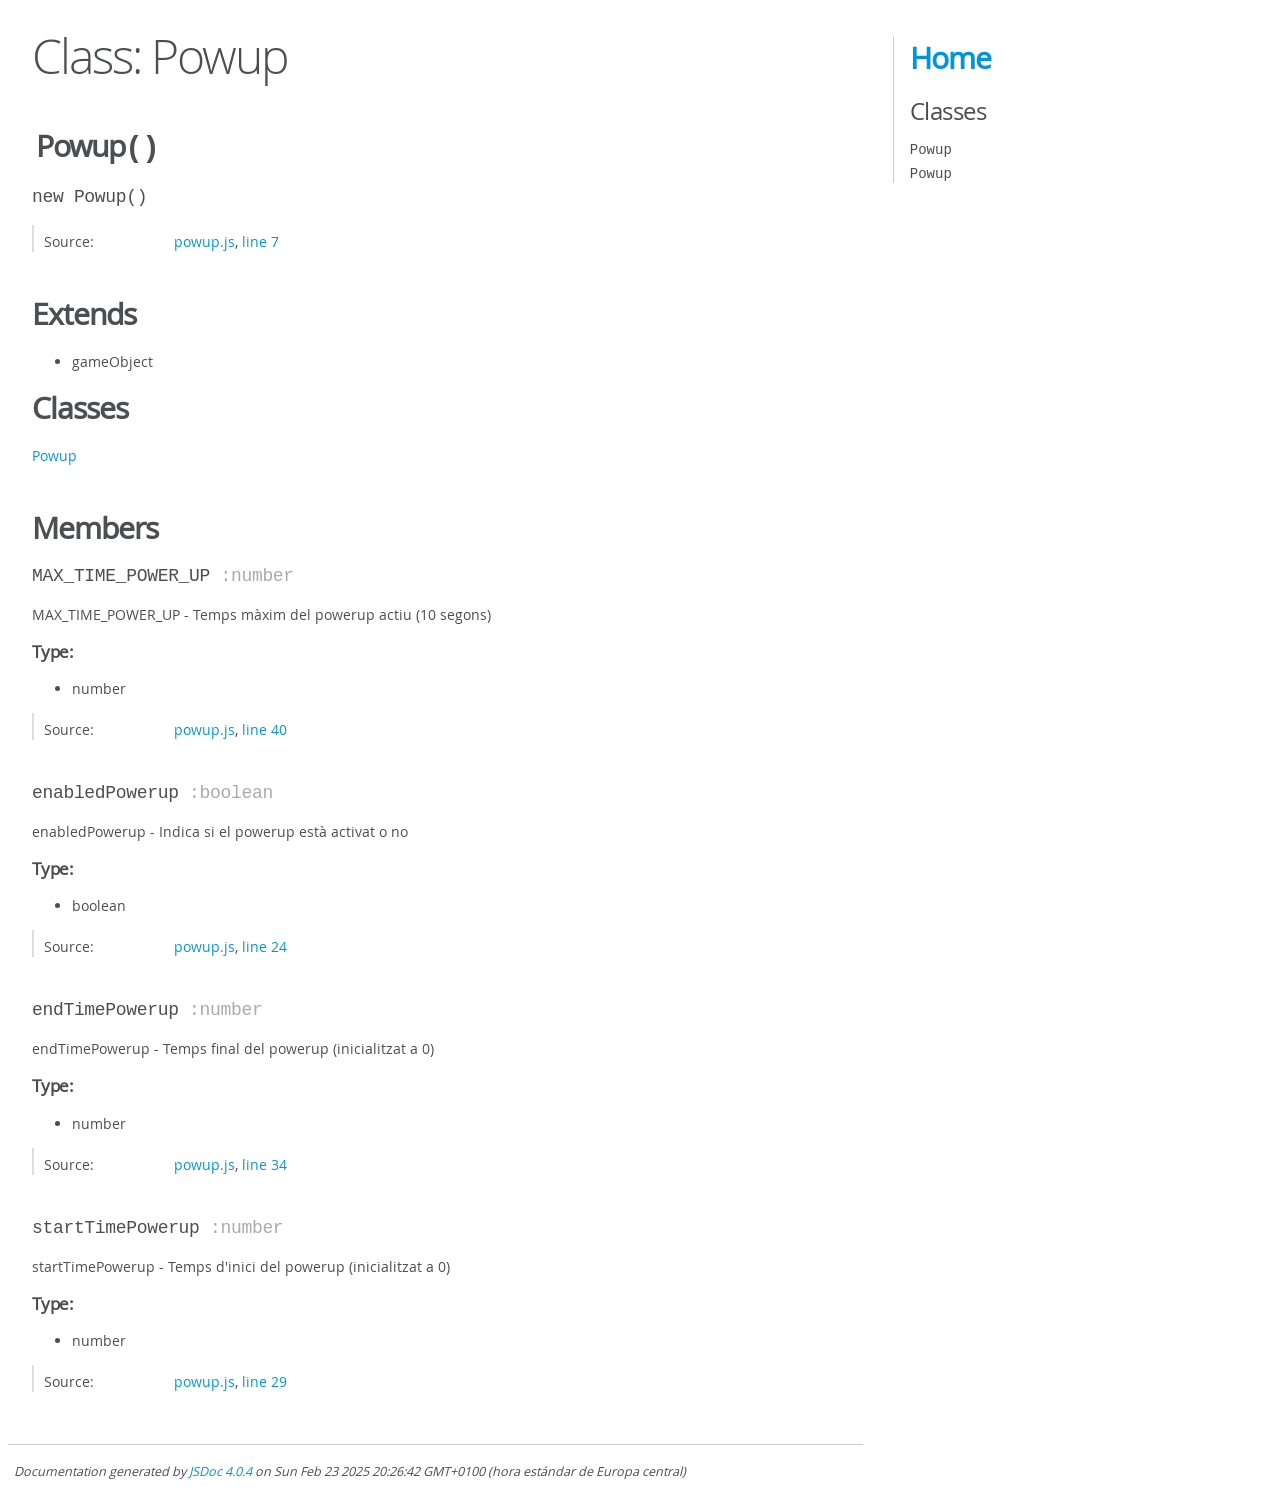
<file: docs/Powup.html>
<!DOCTYPE html>
<html lang="en">
<head>
    <meta charset="utf-8">
    <title>JSDoc: Class: Powup</title>

    <script src="scripts/prettify/prettify.js"> </script>
    <script src="scripts/prettify/lang-css.js"> </script>
    <!--[if lt IE 9]>
      <script src="//html5shiv.googlecode.com/svn/trunk/html5.js"></script>
    <![endif]-->
    <link type="text/css" rel="stylesheet" href="styles/prettify-tomorrow.css">
    <link type="text/css" rel="stylesheet" href="styles/jsdoc-default.css">
</head>

<body>

<div id="main">

    <h1 class="page-title">Class: Powup</h1>

    




<section>

<header>
    
        <h2><span class="attribs"><span class="type-signature"></span></span>Powup<span class="signature">()</span><span class="type-signature"></span></h2>
        
    
</header>

<article>
    <div class="container-overview">
    
        

    

    
    <h4 class="name" id="Powup"><span class="type-signature"></span>new Powup<span class="signature">()</span><span class="type-signature"></span></h4>
    

    















<dl class="details">

    

    

    

    

    

    

    

    

    

    

    

    

    
    <dt class="tag-source">Source:</dt>
    <dd class="tag-source"><ul class="dummy"><li>
        <a href="powup.js.html">powup.js</a>, <a href="powup.js.html#line7">line 7</a>
    </li></ul></dd>
    

    

    

    
</dl>




















    
    </div>

    
        <h3 class="subsection-title">Extends</h3>

        


    <ul>
        <li>gameObject</li>
    </ul>


    

    

    
        <h3 class="subsection-title">Classes</h3>

        <dl>
            <dt><a href="Powup_Powup.html">Powup</a></dt>
            <dd></dd>
        </dl>
    

    

    

    

    
        <h3 class="subsection-title">Members</h3>

        
            
<h4 class="name" id="MAX_TIME_POWER_UP"><span class="type-signature"></span>MAX_TIME_POWER_UP<span class="type-signature"> :number</span></h4>




<div class="description">
    MAX_TIME_POWER_UP - Temps màxim del powerup actiu (10 segons)
</div>



    <h5>Type:</h5>
    <ul>
        <li>
            
<span class="param-type">number</span>


        </li>
    </ul>





<dl class="details">

    

    

    

    

    

    

    

    

    

    

    

    

    
    <dt class="tag-source">Source:</dt>
    <dd class="tag-source"><ul class="dummy"><li>
        <a href="powup.js.html">powup.js</a>, <a href="powup.js.html#line40">line 40</a>
    </li></ul></dd>
    

    

    

    
</dl>






        
            
<h4 class="name" id="enabledPowerup"><span class="type-signature"></span>enabledPowerup<span class="type-signature"> :boolean</span></h4>




<div class="description">
    enabledPowerup - Indica si el powerup està activat o no
</div>



    <h5>Type:</h5>
    <ul>
        <li>
            
<span class="param-type">boolean</span>


        </li>
    </ul>





<dl class="details">

    

    

    

    

    

    

    

    

    

    

    

    

    
    <dt class="tag-source">Source:</dt>
    <dd class="tag-source"><ul class="dummy"><li>
        <a href="powup.js.html">powup.js</a>, <a href="powup.js.html#line24">line 24</a>
    </li></ul></dd>
    

    

    

    
</dl>






        
            
<h4 class="name" id="endTimePowerup"><span class="type-signature"></span>endTimePowerup<span class="type-signature"> :number</span></h4>




<div class="description">
    endTimePowerup - Temps final del powerup (inicialitzat a 0)
</div>



    <h5>Type:</h5>
    <ul>
        <li>
            
<span class="param-type">number</span>


        </li>
    </ul>





<dl class="details">

    

    

    

    

    

    

    

    

    

    

    

    

    
    <dt class="tag-source">Source:</dt>
    <dd class="tag-source"><ul class="dummy"><li>
        <a href="powup.js.html">powup.js</a>, <a href="powup.js.html#line34">line 34</a>
    </li></ul></dd>
    

    

    

    
</dl>






        
            
<h4 class="name" id="startTimePowerup"><span class="type-signature"></span>startTimePowerup<span class="type-signature"> :number</span></h4>




<div class="description">
    startTimePowerup - Temps d'inici del powerup (inicialitzat a 0)
</div>



    <h5>Type:</h5>
    <ul>
        <li>
            
<span class="param-type">number</span>


        </li>
    </ul>





<dl class="details">

    

    

    

    

    

    

    

    

    

    

    

    

    
    <dt class="tag-source">Source:</dt>
    <dd class="tag-source"><ul class="dummy"><li>
        <a href="powup.js.html">powup.js</a>, <a href="powup.js.html#line29">line 29</a>
    </li></ul></dd>
    

    

    

    
</dl>






        
    

    

    

    
</article>

</section>




</div>

<nav>
    <h2><a href="index.html">Home</a></h2><h3>Classes</h3><ul><li><a href="Powup.html">Powup</a></li><li><a href="Powup_Powup.html">Powup</a></li></ul>
</nav>

<br class="clear">

<footer>
    Documentation generated by <a href="https://github.com/jsdoc/jsdoc">JSDoc 4.0.4</a> on Sun Feb 23 2025 20:26:42 GMT+0100 (hora estándar de Europa central)
</footer>

<script> prettyPrint(); </script>
<script src="scripts/linenumber.js"> </script>
</body>
</html>
</file>
<file: docs/styles/prettify-tomorrow.css>
/* Tomorrow Theme */
/* Original theme - https://github.com/chriskempson/tomorrow-theme */
/* Pretty printing styles. Used with prettify.js. */
/* SPAN elements with the classes below are added by prettyprint. */
/* plain text */
.pln {
  color: #4d4d4c; }

@media screen {
  /* string content */
  .str {
    color: #718c00; }

  /* a keyword */
  .kwd {
    color: #8959a8; }

  /* a comment */
  .com {
    color: #8e908c; }

  /* a type name */
  .typ {
    color: #4271ae; }

  /* a literal value */
  .lit {
    color: #f5871f; }

  /* punctuation */
  .pun {
    color: #4d4d4c; }

  /* lisp open bracket */
  .opn {
    color: #4d4d4c; }

  /* lisp close bracket */
  .clo {
    color: #4d4d4c; }

  /* a markup tag name */
  .tag {
    color: #c82829; }

  /* a markup attribute name */
  .atn {
    color: #f5871f; }

  /* a markup attribute value */
  .atv {
    color: #3e999f; }

  /* a declaration */
  .dec {
    color: #f5871f; }

  /* a variable name */
  .var {
    color: #c82829; }

  /* a function name */
  .fun {
    color: #4271ae; } }
/* Use higher contrast and text-weight for printable form. */
@media print, projection {
  .str {
    color: #060; }

  .kwd {
    color: #006;
    font-weight: bold; }

  .com {
    color: #600;
    font-style: italic; }

  .typ {
    color: #404;
    font-weight: bold; }

  .lit {
    color: #044; }

  .pun, .opn, .clo {
    color: #440; }

  .tag {
    color: #006;
    font-weight: bold; }

  .atn {
    color: #404; }

  .atv {
    color: #060; } }
/* Style */
/*
pre.prettyprint {
  background: white;
  font-family: Consolas, Monaco, 'Andale Mono', monospace;
  font-size: 12px;
  line-height: 1.5;
  border: 1px solid #ccc;
  padding: 10px; }
*/

/* Specify class=linenums on a pre to get line numbering */
ol.linenums {
  margin-top: 0;
  margin-bottom: 0; }

/* IE indents via margin-left */
li.L0,
li.L1,
li.L2,
li.L3,
li.L4,
li.L5,
li.L6,
li.L7,
li.L8,
li.L9 {
  /* */ }

/* Alternate shading for lines */
li.L1,
li.L3,
li.L5,
li.L7,
li.L9 {
  /* */ }
</file>
<file: docs/styles/jsdoc-default.css>
@font-face {
    font-family: 'Open Sans';
    font-weight: normal;
    font-style: normal;
    src: url('../fonts/OpenSans-Regular-webfont.eot');
    src:
        local('Open Sans'),
        local('OpenSans'),
        url('../fonts/OpenSans-Regular-webfont.eot?#iefix') format('embedded-opentype'),
        url('../fonts/OpenSans-Regular-webfont.woff') format('woff'),
        url('../fonts/OpenSans-Regular-webfont.svg#open_sansregular') format('svg');
}

@font-face {
    font-family: 'Open Sans Light';
    font-weight: normal;
    font-style: normal;
    src: url('../fonts/OpenSans-Light-webfont.eot');
    src:
        local('Open Sans Light'),
        local('OpenSans Light'),
        url('../fonts/OpenSans-Light-webfont.eot?#iefix') format('embedded-opentype'),
        url('../fonts/OpenSans-Light-webfont.woff') format('woff'),
        url('../fonts/OpenSans-Light-webfont.svg#open_sanslight') format('svg');
}

html
{
    overflow: auto;
    background-color: #fff;
    font-size: 14px;
}

body
{
    font-family: 'Open Sans', sans-serif;
    line-height: 1.5;
    color: #4d4e53;
    background-color: white;
}

a, a:visited, a:active {
    color: #0095dd;
    text-decoration: none;
}

a:hover {
    text-decoration: underline;
}

header
{
    display: block;
    padding: 0px 4px;
}

tt, code, kbd, samp {
    font-family: Consolas, Monaco, 'Andale Mono', monospace;
}

.class-description {
    font-size: 130%;
    line-height: 140%;
    margin-bottom: 1em;
    margin-top: 1em;
}

.class-description:empty {
    margin: 0;
}

#main {
    float: left;
    width: 70%;
}

article dl {
    margin-bottom: 40px;
}

article img {
  max-width: 100%;
}

section
{
    display: block;
    background-color: #fff;
    padding: 12px 24px;
    border-bottom: 1px solid #ccc;
    margin-right: 30px;
}

.variation {
    display: none;
}

.signature-attributes {
    font-size: 60%;
    color: #aaa;
    font-style: italic;
    font-weight: lighter;
}

nav
{
    display: block;
    float: right;
    margin-top: 28px;
    width: 30%;
    box-sizing: border-box;
    border-left: 1px solid #ccc;
    padding-left: 16px;
}

nav ul {
    font-family: 'Lucida Grande', 'Lucida Sans Unicode', arial, sans-serif;
    font-size: 100%;
    line-height: 17px;
    padding: 0;
    margin: 0;
    list-style-type: none;
}

nav ul a, nav ul a:visited, nav ul a:active {
    font-family: Consolas, Monaco, 'Andale Mono', monospace;
    line-height: 18px;
    color: #4D4E53;
}

nav h3 {
    margin-top: 12px;
}

nav li {
    margin-top: 6px;
}

footer {
    display: block;
    padding: 6px;
    margin-top: 12px;
    font-style: italic;
    font-size: 90%;
}

h1, h2, h3, h4 {
    font-weight: 200;
    margin: 0;
}

h1
{
    font-family: 'Open Sans Light', sans-serif;
    font-size: 48px;
    letter-spacing: -2px;
    margin: 12px 24px 20px;
}

h2, h3.subsection-title
{
    font-size: 30px;
    font-weight: 700;
    letter-spacing: -1px;
    margin-bottom: 12px;
}

h3
{
    font-size: 24px;
    letter-spacing: -0.5px;
    margin-bottom: 12px;
}

h4
{
    font-size: 18px;
    letter-spacing: -0.33px;
    margin-bottom: 12px;
    color: #4d4e53;
}

h5, .container-overview .subsection-title
{
    font-size: 120%;
    font-weight: bold;
    letter-spacing: -0.01em;
    margin: 8px 0 3px 0;
}

h6
{
    font-size: 100%;
    letter-spacing: -0.01em;
    margin: 6px 0 3px 0;
    font-style: italic;
}

table
{
    border-spacing: 0;
    border: 0;
    border-collapse: collapse;
}

td, th
{
    border: 1px solid #ddd;
    margin: 0px;
    text-align: left;
    vertical-align: top;
    padding: 4px 6px;
    display: table-cell;
}

thead tr
{
    background-color: #ddd;
    font-weight: bold;
}

th { border-right: 1px solid #aaa; }
tr > th:last-child { border-right: 1px solid #ddd; }

.ancestors, .attribs { color: #999; }
.ancestors a, .attribs a
{
    color: #999 !important;
    text-decoration: none;
}

.clear
{
    clear: both;
}

.important
{
    font-weight: bold;
    color: #950B02;
}

.yes-def {
    text-indent: -1000px;
}

.type-signature {
    color: #aaa;
}

.name, .signature {
    font-family: Consolas, Monaco, 'Andale Mono', monospace;
}

.details { margin-top: 14px; border-left: 2px solid #DDD; }
.details dt { width: 120px; float: left; padding-left: 10px;  padding-top: 6px; }
.details dd { margin-left: 70px; }
.details ul { margin: 0; }
.details ul { list-style-type: none; }
.details li { margin-left: 30px; padding-top: 6px; }
.details pre.prettyprint { margin: 0 }
.details .object-value { padding-top: 0; }

.description {
    margin-bottom: 1em;
    margin-top: 1em;
}

.code-caption
{
    font-style: italic;
    font-size: 107%;
    margin: 0;
}

.source
{
    border: 1px solid #ddd;
    width: 80%;
    overflow: auto;
}

.prettyprint.source {
    width: inherit;
}

.source code
{
    font-size: 100%;
    line-height: 18px;
    display: block;
    padding: 4px 12px;
    margin: 0;
    background-color: #fff;
    color: #4D4E53;
}

.prettyprint code span.line
{
  display: inline-block;
}

.prettyprint.linenums
{
  padding-left: 70px;
  -webkit-user-select: none;
  -moz-user-select: none;
  -ms-user-select: none;
  user-select: none;
}

.prettyprint.linenums ol
{
  padding-left: 0;
}

.prettyprint.linenums li
{
  border-left: 3px #ddd solid;
}

.prettyprint.linenums li.selected,
.prettyprint.linenums li.selected *
{
  background-color: lightyellow;
}

.prettyprint.linenums li *
{
  -webkit-user-select: text;
  -moz-user-select: text;
  -ms-user-select: text;
  user-select: text;
}

.params .name, .props .name, .name code {
    color: #4D4E53;
    font-family: Consolas, Monaco, 'Andale Mono', monospace;
    font-size: 100%;
}

.params td.description > p:first-child,
.props td.description > p:first-child
{
    margin-top: 0;
    padding-top: 0;
}

.params td.description > p:last-child,
.props td.description > p:last-child
{
    margin-bottom: 0;
    padding-bottom: 0;
}

.disabled {
    color: #454545;
}
</file>
